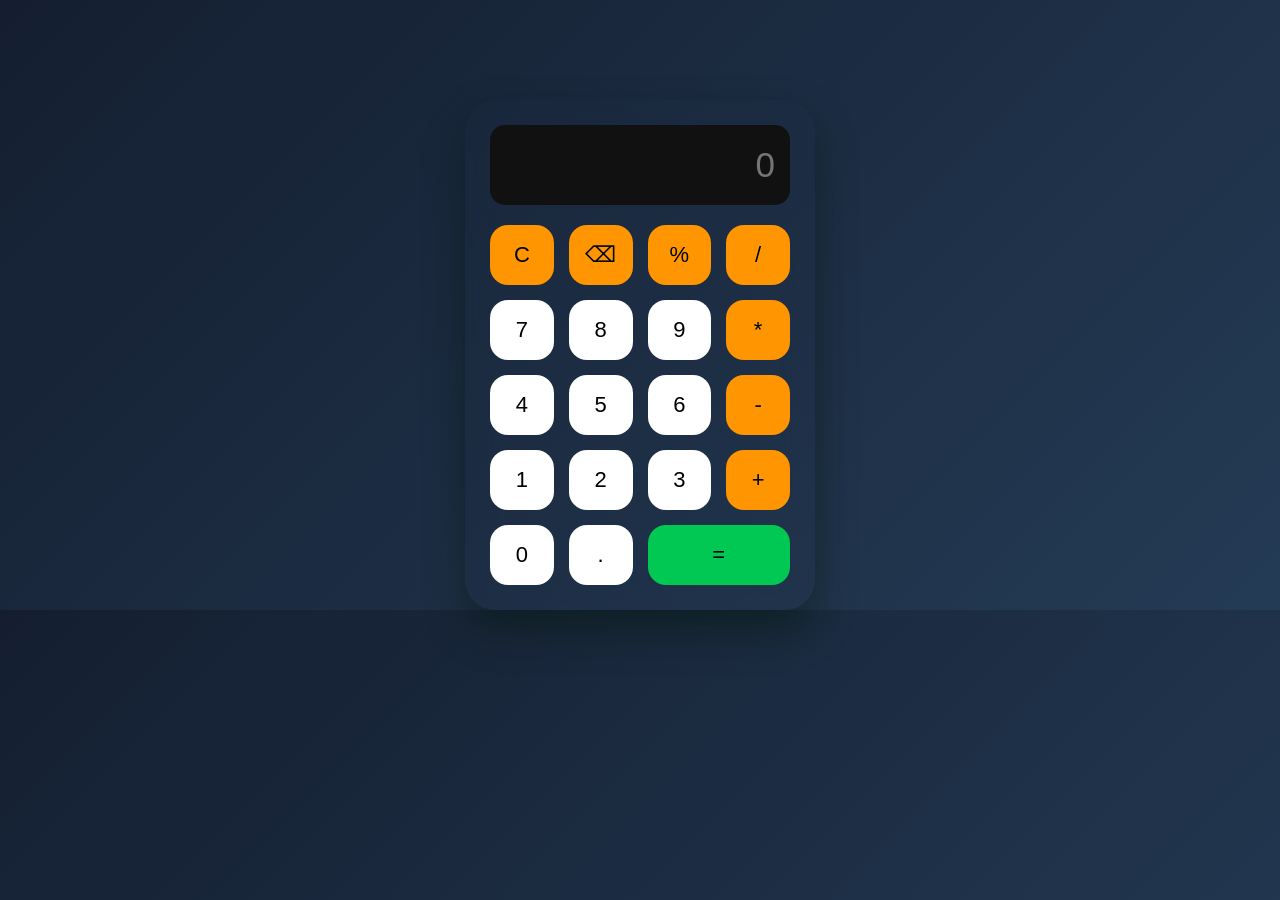
<file: index.html>
<!DOCTYPE html>
<html lang="en">
    <head>
         <meta charset="UTF-8">
        <meta name="viewport" content="width=devide-width,initial-scale=1.0">
        <title> modern calculator</title>
        <link rel="stylesheet" href="style.css">
    
    </head>
    

    <body>
        <div class="calculator">
            <input type="text"  id="display" placeholder="0" readonly>
            <div class="buttons">
                <button class="operator" onclick="clearDisplay()">C</button>
                <button class="operator" onclick="clearDisplay()">⌫</button>
                <button class="operator" onclick="appendValue('%')">%</button>
                <button class="operator" onclick="appendValue('/')">/</button>

                <button onclick="appendValue('7')">7</button>
                <button onclick="appendValue('8')">8</button>
                <button onclick="appendValue('9')">9</button>
                <button class="operator" onclick="appendValue('*')">*</button>

                <button onclick="appendValue('4')">4</button>
                <button onclick="appendValue('5')">5</button>
                <button onclick="appendValue('6')">6</button>
                <button class="operator" onclick="appendValue('-')">-</button>

                <button onclick="appendValue('1')">1</button>
                <button onclick="appendValue('2')">2</button>
                <button onclick="appendValue('3')">3</button>
                <button class="operator" onclick="appendValue('+')">+</button>

                <button onclick="appendValue('0')">0</button>
                <button onclick="appendValue('.')">.</button>
                <button class="equal" onclick="claculate()">=</button>
                

                
            </div>


        </div>
        <script src="script.js"></script>

    </body>
   
</html>
</file>
<file: style.css>
*{
            margin: 0;
            padding:0;
            box-sizing: border-box;
            font-family: Arial, Helvetica, sans-serif;
        }

        body{
            height: 100hv;
            display: flex;
            margin-top: 100px;
            justify-content: center;
            align-items: center;
            background: linear-gradient(135deg,#141e30,#243b55);
        }

        .calculator{
            width: 350px;
            padding: 25px;
            border-radius: 30px;

            background-color:linear-gradient(135deg,#141e30,#243b55) ;
            backdrop-filter: blur(15px);

            box-shadow:  0 20px 40px rgba(1, 21, 2, 0.4);

        }

        #display{

            width: 100%;
            height: 80px;

            border: none;
            outline: none;

            border-radius: 15px;

            margin-bottom: 20px;

            background: #111;

            color:white;

            font-size: 35px;
            text-align: right;
            padding: 15px;
        }

        .buttons{

            display: grid;
            grid-template-columns: repeat(4, 1fr);
            gap: 15px;
        }

        button{

            height: 60px;
            
            border: none;
            border-radius: 18px;

            font-size: 22px;

            cursor: pointer;

            background: #ffff;
            transition: 0.2s;

        }

        button:hover{
            transform:scale(1.08);
            background: #444;
        }

        .operator{

            background: #ff9500;
        }

        .operator:hover{
            background: #ffb347;
        }

        .clear{
            background: #ff3b30;
        }

        .equal{

            grid-column: span 2;
            background: #00c853;
        }

        .equal:hover{

            background: #00e676;
        }
</file>
<file: modern calculator.css>
*{
            margin: 0;
            padding:0;
            box-sizing: border-box;
            font-family: Arial, Helvetica, sans-serif;
        }

        body{
            height: 100hv;
            display: flex;
            margin-top: 100px;
            justify-content: center;
            align-items: center;
            background: linear-gradient(135deg,#141e30,#243b55);
        }

        .calculator{
            width: 350px;
            padding: 25px;
            border-radius: 30px;

            background-color:linear-gradient(135deg,#141e30,#243b55) ;
            backdrop-filter: blur(15px);

            box-shadow:  0 20px 40px rgba(1, 21, 2, 0.4);

        }

        #display{

            width: 100%;
            height: 80px;

            border: none;
            outline: none;

            border-radius: 15px;

            margin-bottom: 20px;

            background: #111;

            color:white;

            font-size: 35px;
            text-align: right;
            padding: 15px;
        }

        .buttons{

            display: grid;
            grid-template-columns: repeat(4, 1fr);
            gap: 15px;
        }

        button{

            height: 60px;
            
            border: none;
            border-radius: 18px;

            font-size: 22px;

            cursor: pointer;

            background: #ffff;
            transition: 0.2s;

        }

        button:hover{
            transform:scale(1.08);
            background: #444;
        }

        .operator{

            background: #ff9500;
        }

        .operator:hover{
            background: #ffb347;
        }

        .clear{
            background: #ff3b30;
        }

        .equal{

            grid-column: span 2;
            background: #00c853;
        }

        .equal:hover{

            background: #00e676;
        }
</file>
